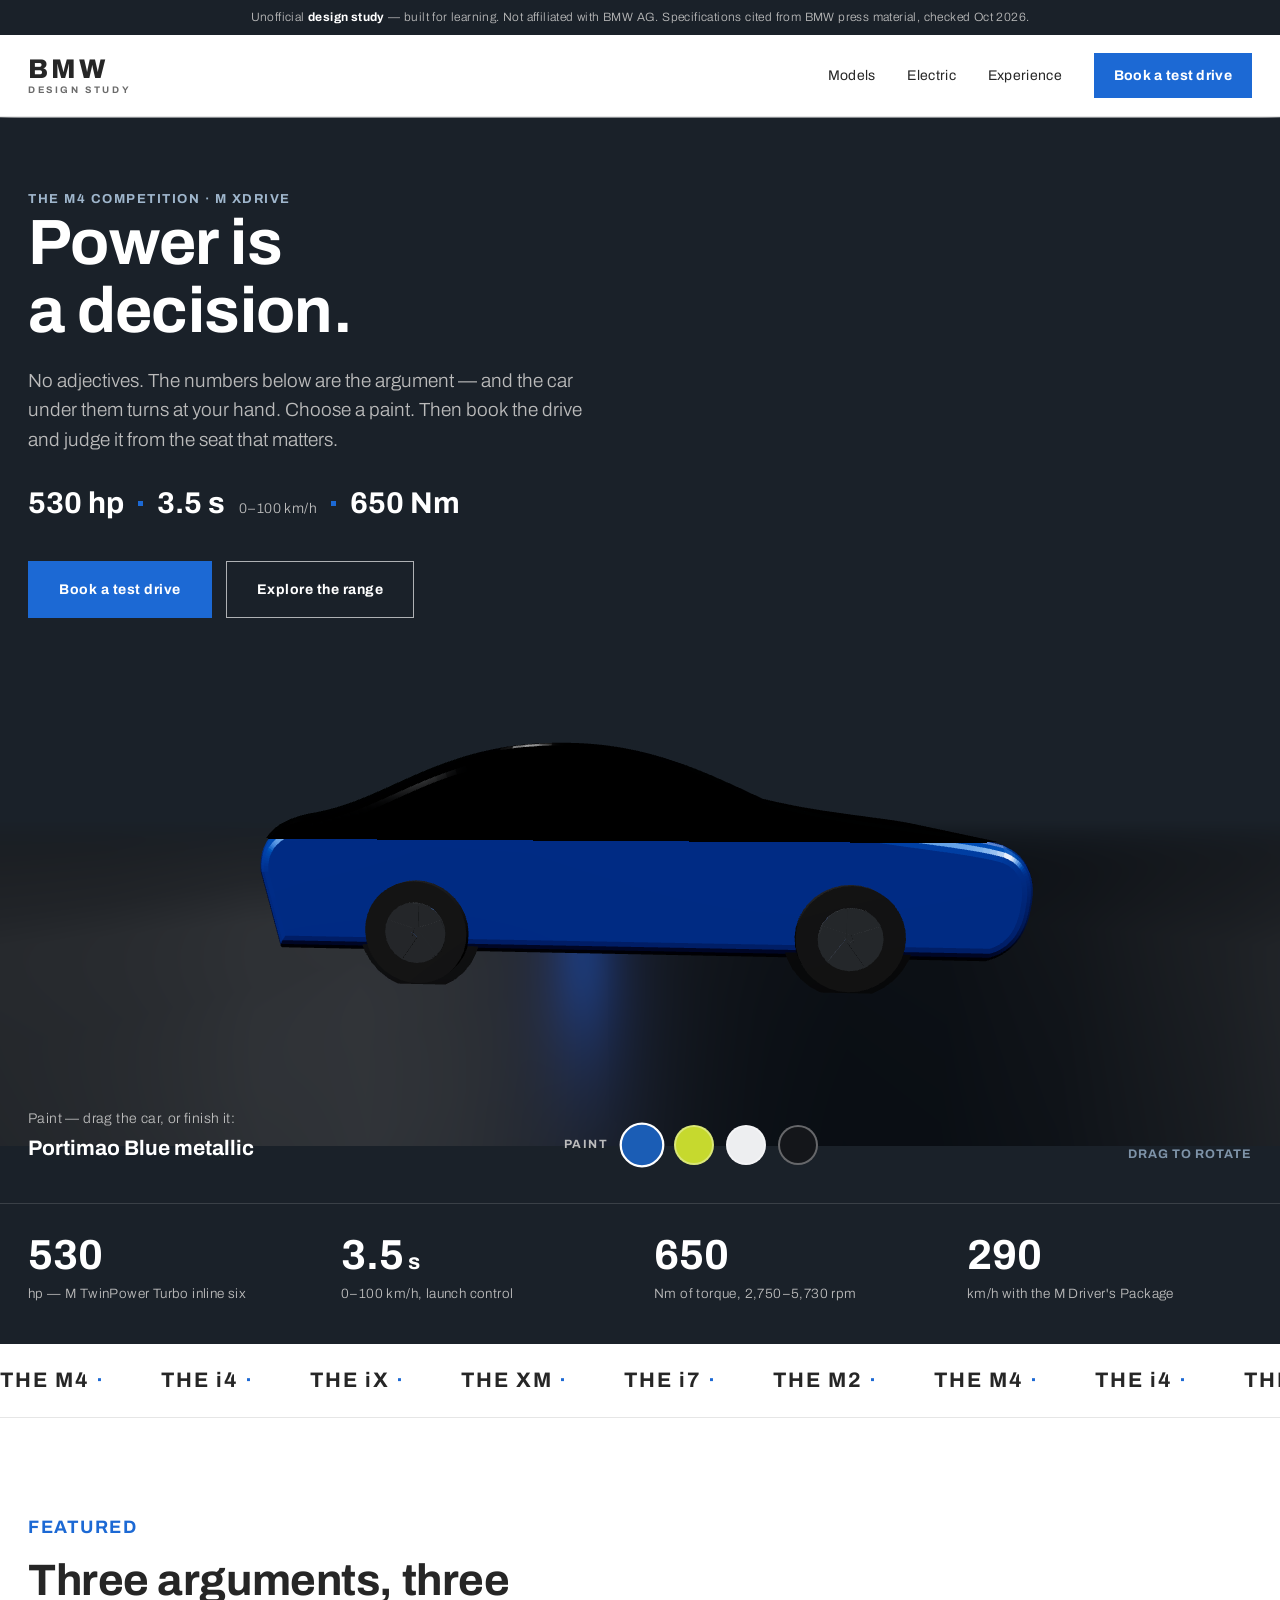
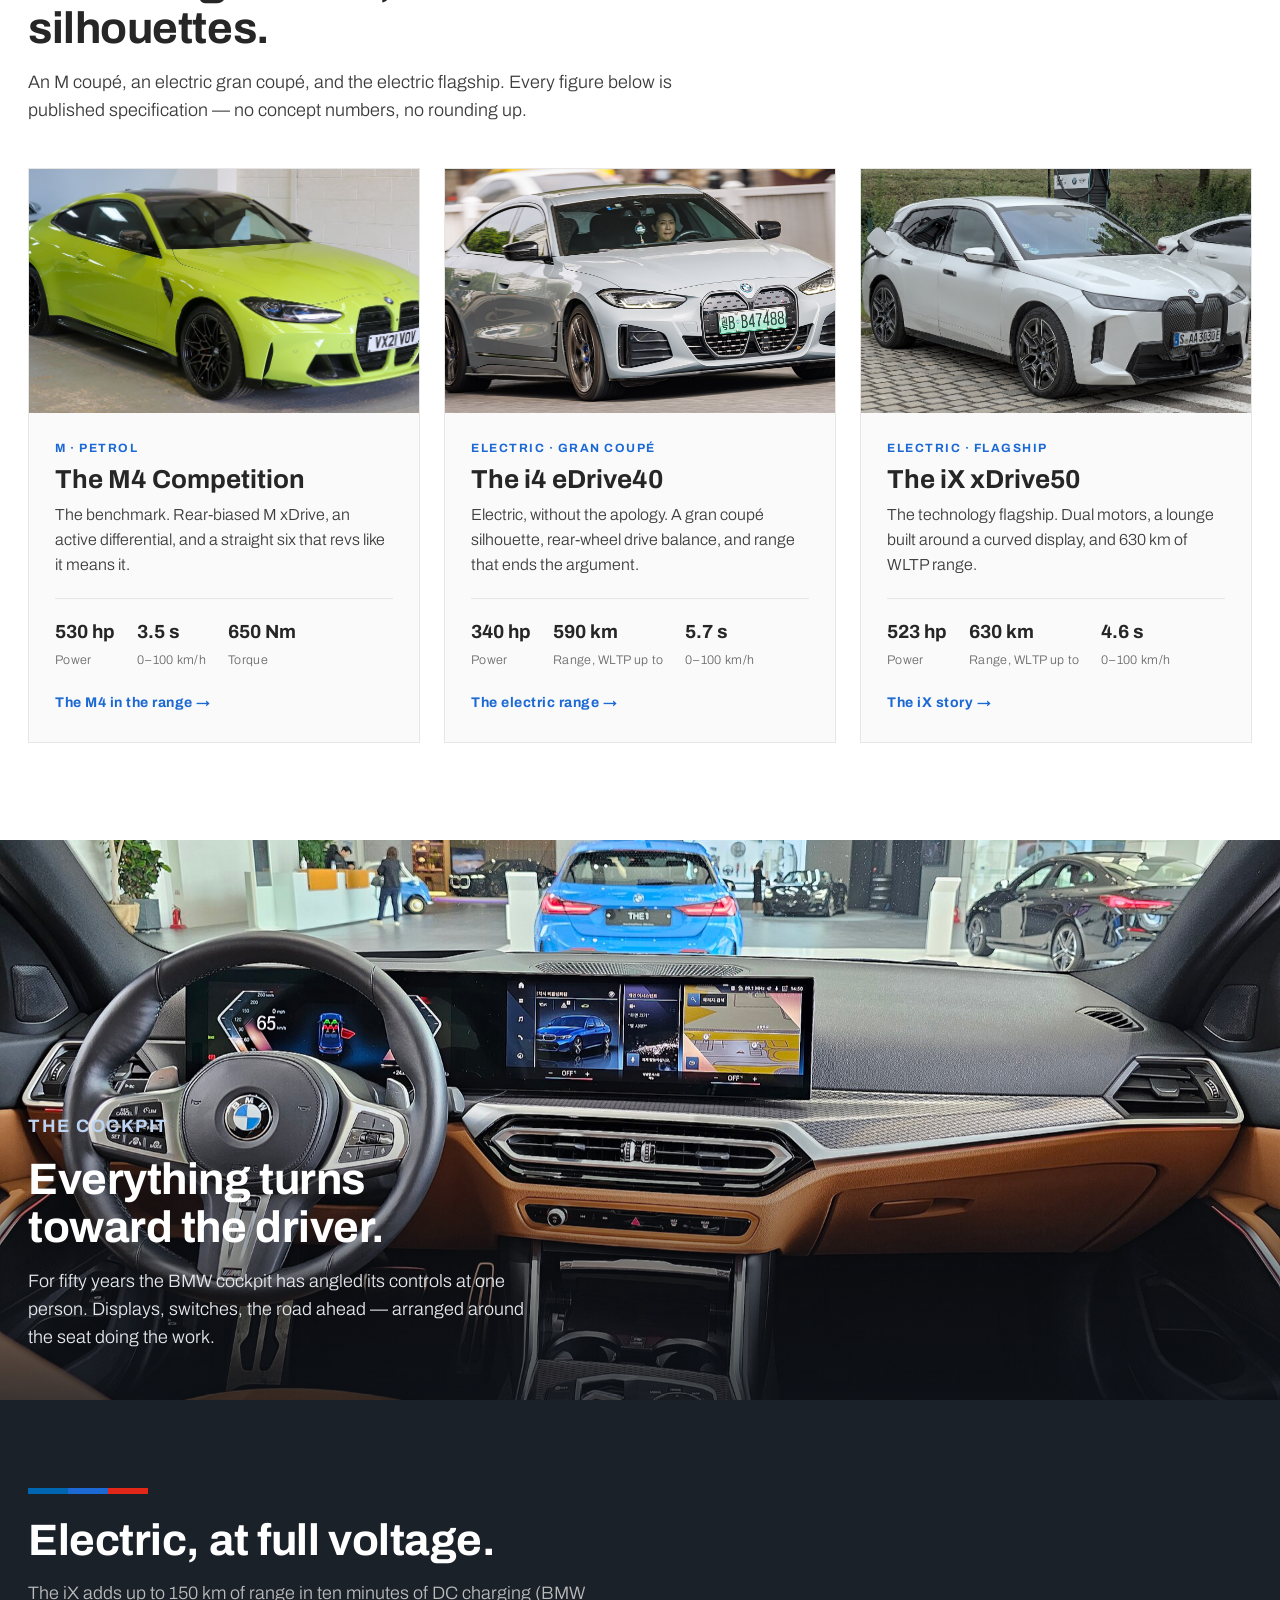
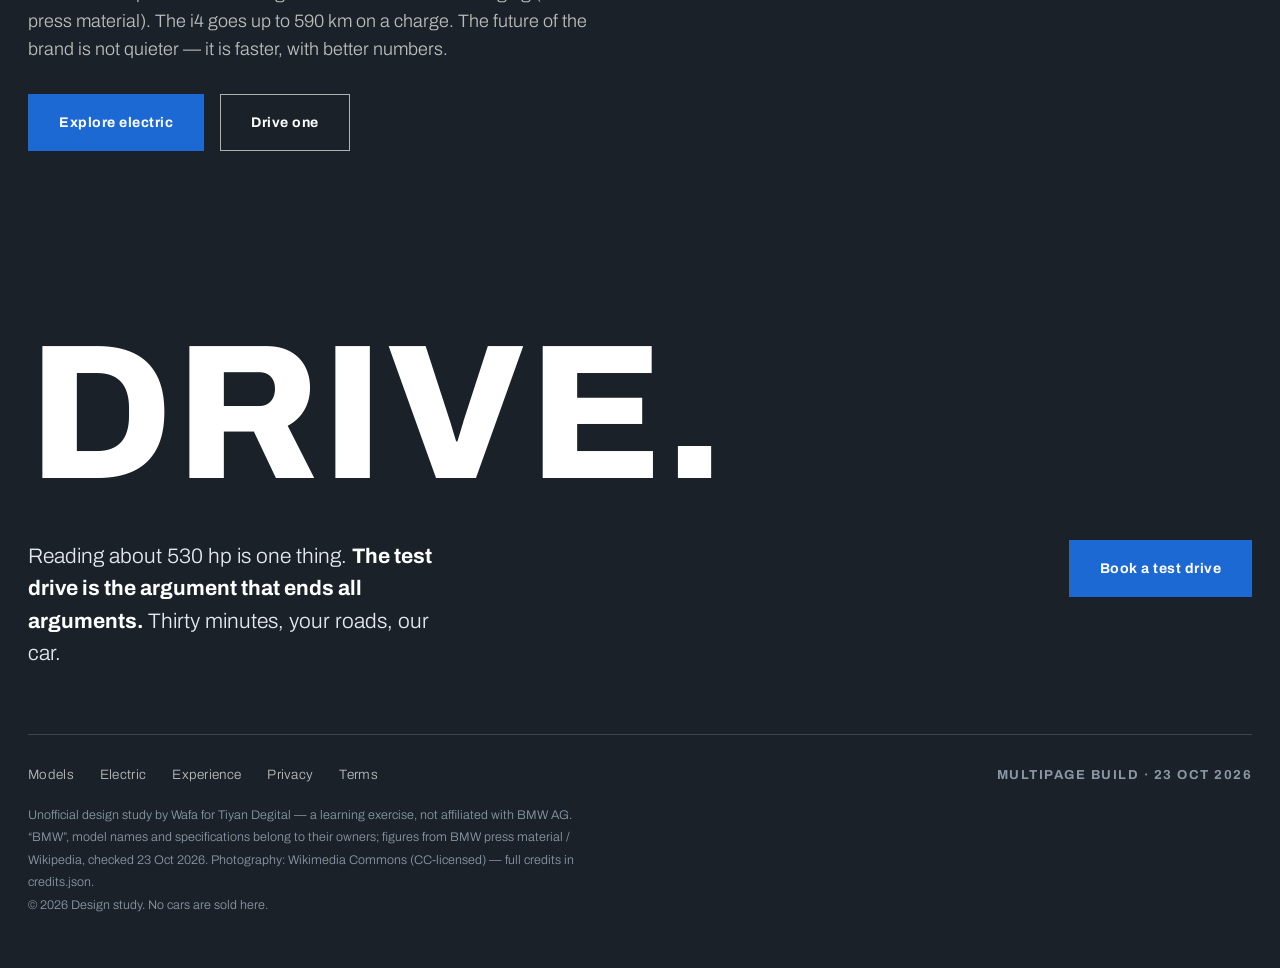
<file: index.html>
<!DOCTYPE html>
<html lang="en">
<head>
<meta charset="UTF-8">
<meta name="viewport" content="width=device-width, initial-scale=1.0">
<title>BMW — Design Study · The M4 Competition</title>
<meta name="description" content="An unofficial design study of a BMW web experience: a live 3D hero, the model range, the electric i models, and a test-drive booking. Built for learning; not affiliated with BMW AG.">
<link rel="stylesheet" href="style.css">
<script type="importmap">
{ "imports": { "three": "./vendor/three.module.js", "three/addons/": "./vendor/addons/" } }
</script>
</head>
<body>

<div id="preloader" aria-hidden="true">
  <div class="pl-word">BMW</div>
  <div class="pl-bar"><i></i><i></i><i></i></div>
  <div class="pl-num">0%</div>
</div>
<script>setTimeout(function(){if(!window.__plDone){var p=document.getElementById('preloader');if(p)p.style.display='none';}},4500);</script>

<div class="study-strip">Unofficial <b>design study</b> — built for learning. Not affiliated with BMW AG. Specifications cited from BMW press material, checked Oct 2026.</div>

<nav class="site-nav">
  <a class="wordmark" href="index.html">BMW<small>DESIGN STUDY</small></a>
  <div class="nav-links">
    <a href="models.html">Models</a>
    <a href="electric.html">Electric</a>
    <a href="experience.html">Experience</a>
    <a class="cta" href="experience.html">Book a test drive</a>
  </div>
</nav>

<header class="hero">
  <div class="hero-inner">
    <p class="label">The M4 Competition · M xDrive</p>
    <h1>
      <span class="line"><span>Power is</span></span>
      <span class="line"><span>a decision.</span></span>
    </h1>
    <p class="hero-sub">No adjectives. The numbers below are the argument — and the car under them turns at your hand. Choose a paint. Then book the drive and judge it from the seat that matters.</p>
    <div class="hero-spec">
      <b>530 hp</b><span class="dot"></span>
      <b>3.5 s</b><span>0–100 km/h</span><span class="dot"></span>
      <b>650 Nm</b>
    </div>
    <div class="hero-cta">
      <a class="btn btn-primary" href="experience.html">Book a test drive</a>
      <a class="btn btn-outline-light" href="models.html">Explore the range</a>
    </div>
  </div>

  <div class="stage">
    <img class="stage-poster" id="stagePoster" src="img/model-m4.jpg" alt="BMW M4 CSL — shown if the 3D stage cannot start">
    <div class="stage-fallback" id="stageFallback">Preparing the 3D stage…</div>
    <canvas id="gl" aria-label="Interactive 3D study sculpture of a coupé — drag to rotate"></canvas>
  </div>
  <script>setTimeout(function(){if(!window.__glReady){var p=document.getElementById('stagePoster');if(p)p.style.opacity='.45';var f=document.getElementById('stageFallback');if(f)f.style.display='none';}},7000);</script>
  <div class="stage-ui">
    <div class="paint-name">Paint — drag the car, or finish it:<b id="paintName">Portimao Blue metallic</b></div>
    <div class="swatches" role="group" aria-label="Choose paint">
      <span class="sw-label">Paint</span>
      <button class="swatch active" data-name="Portimao Blue metallic" style="background:#1B5DB5" onclick="setPaint(0x1B5DB5,'Portimao Blue metallic')" aria-label="Portimao Blue metallic"></button>
      <button class="swatch" data-name="São Paulo Yellow" style="background:#C6D92E" onclick="setPaint(0xC6D92E,'São Paulo Yellow')" aria-label="São Paulo Yellow"></button>
      <button class="swatch" data-name="Alpine White" style="background:#EDEEF0" onclick="setPaint(0xEDEEF0,'Alpine White')" aria-label="Alpine White"></button>
      <button class="swatch" data-name="Black Sapphire metallic" style="background:#14161A" onclick="setPaint(0x14161A,'Black Sapphire metallic')" aria-label="Black Sapphire metallic"></button>
    </div>
    <div class="drag-hint">Drag to rotate</div>
  </div>

  <div class="hero-stats">
    <div class="stat"><b><span data-count="530">530</span></b><span>hp — M TwinPower Turbo inline six</span></div>
    <div class="stat"><b><span data-count="3.5" data-decimals="1">3.5</span><small> s</small></b><span>0–100 km/h, launch control</span></div>
    <div class="stat"><b><span data-count="650">650</span></b><span>Nm of torque, 2,750–5,730 rpm</span></div>
    <div class="stat"><b><span data-count="290">290</span></b><span>km/h with the M Driver's Package</span></div>
  </div>
</header>

<div class="marquee" aria-hidden="true">
  <div class="marquee-track">
    <span>THE M4 <i>·</i></span><span>THE i4 <i>·</i></span><span>THE iX <i>·</i></span><span>THE XM <i>·</i></span><span>THE i7 <i>·</i></span><span>THE M2 <i>·</i></span>
    <span>THE M4 <i>·</i></span><span>THE i4 <i>·</i></span><span>THE iX <i>·</i></span><span>THE XM <i>·</i></span><span>THE i7 <i>·</i></span><span>THE M2 <i>·</i></span>
  </div>
</div>

<div class="wrap">
  <section>
    <div class="sec-head" data-reveal>
      <p class="label blue">Featured</p>
      <h2>Three arguments, three silhouettes.</h2>
      <p>An M coupé, an electric gran coupé, and the electric flagship. Every figure below is published specification — no concept numbers, no rounding up.</p>
    </div>
    <div class="cards">
      <article class="card" data-reveal>
        <div class="card-img"><img src="img/hero-m4.jpg" alt="BMW M4 Competition in São Paulo Yellow, front three-quarter"></div>
        <div class="card-body">
          <span class="card-tag">M · Petrol</span>
          <h3>The M4 Competition</h3>
          <p>The benchmark. Rear-biased M xDrive, an active differential, and a straight six that revs like it means it.</p>
          <div class="spec-row">
            <div><b>530 hp</b><span>Power</span></div>
            <div><b>3.5 s</b><span>0–100 km/h</span></div>
            <div><b>650 Nm</b><span>Torque</span></div>
          </div>
          <a class="more-link" href="models.html">The M4 in the range →</a>
        </div>
      </article>
      <article class="card" data-reveal>
        <div class="card-img"><img src="img/model-i4.jpg" alt="BMW i4 electric gran coupé"></div>
        <div class="card-body">
          <span class="card-tag">Electric · Gran Coupé</span>
          <h3>The i4 eDrive40</h3>
          <p>Electric, without the apology. A gran coupé silhouette, rear-wheel drive balance, and range that ends the argument.</p>
          <div class="spec-row">
            <div><b>340 hp</b><span>Power</span></div>
            <div><b>590 km</b><span>Range, WLTP up to</span></div>
            <div><b>5.7 s</b><span>0–100 km/h</span></div>
          </div>
          <a class="more-link" href="electric.html">The electric range →</a>
        </div>
      </article>
      <article class="card" data-reveal>
        <div class="card-img"><img src="img/model-ix.jpg" alt="BMW iX electric flagship SUV"></div>
        <div class="card-body">
          <span class="card-tag">Electric · Flagship</span>
          <h3>The iX xDrive50</h3>
          <p>The technology flagship. Dual motors, a lounge built around a curved display, and 630 km of WLTP range.</p>
          <div class="spec-row">
            <div><b>523 hp</b><span>Power</span></div>
            <div><b>630 km</b><span>Range, WLTP up to</span></div>
            <div><b>4.6 s</b><span>0–100 km/h</span></div>
          </div>
          <a class="more-link" href="electric.html">The iX story →</a>
        </div>
      </article>
    </div>
  </section>
</div>

<section class="photo-band">
  <img src="img/interior.jpg" alt="BMW cockpit with cognac leather, angled toward the driver" data-parallax>
  <div class="band-copy">
    <p class="label" style="color:#Bcd3F2">The cockpit</p>
    <h2>Everything turns toward the driver.</h2>
    <p>For fifty years the BMW cockpit has angled its controls at one person. Displays, switches, the road ahead — arranged around the seat doing the work.</p>
  </div>
</section>

<div class="dark-band">
  <div class="wrap">
    <div class="m-stripe" data-reveal><i></i><i></i><i></i></div>
    <h2 data-reveal style="margin-top:22px">Electric, at full voltage.</h2>
    <p data-reveal>The iX adds up to 150 km of range in ten minutes of DC charging (BMW press material). The i4 goes up to 590 km on a charge. The future of the brand is not quieter — it is faster, with better numbers.</p>
    <div style="margin-top:30px" data-reveal>
      <a class="btn btn-primary" href="electric.html">Explore electric</a>
      <a class="btn btn-outline-light" href="experience.html" style="margin-left:12px">Drive one</a>
    </div>
  </div>
</div>

<footer class="ending">
  <div class="wrap">
    <div class="giant">DRIVE.</div>
    <div class="ending-row">
      <p class="lead">Reading about 530 hp is one thing. <b>The test drive is the argument that ends all arguments.</b> Thirty minutes, your roads, our car.</p>
      <a class="btn btn-primary" href="experience.html">Book a test drive</a>
    </div>
    <div class="site-foot">
      <div>
        <div class="foot-links">
          <a href="models.html">Models</a>
          <a href="electric.html">Electric</a>
          <a href="experience.html">Experience</a>
          <a href="privacy.html">Privacy</a>
          <a href="terms.html">Terms</a>
        </div>
        <p class="credits" style="margin-top:18px">Unofficial design study by Wafa for Tiyan Degital — a learning exercise, not affiliated with BMW AG. “BMW”, model names and specifications belong to their owners; figures from BMW press material / Wikipedia, checked 23 Oct 2026. Photography: Wikimedia Commons (CC-licensed) — full credits in credits.json.<br>© <span class="yr">2026</span> Design study. No cars are sold here.</p>
      </div>
      <span class="label" style="color:#8A97A5">Multipage build · 23 Oct 2026</span>
    </div>
  </div>
</footer>

<script src="vendor/gsap.min.js"></script>
<script src="vendor/ScrollTrigger.min.js"></script>
<script src="vendor/lenis.min.js"></script>
<script src="app.js"></script>
<script type="module" src="three-scene.js"></script>
</body>
</html>
</file>
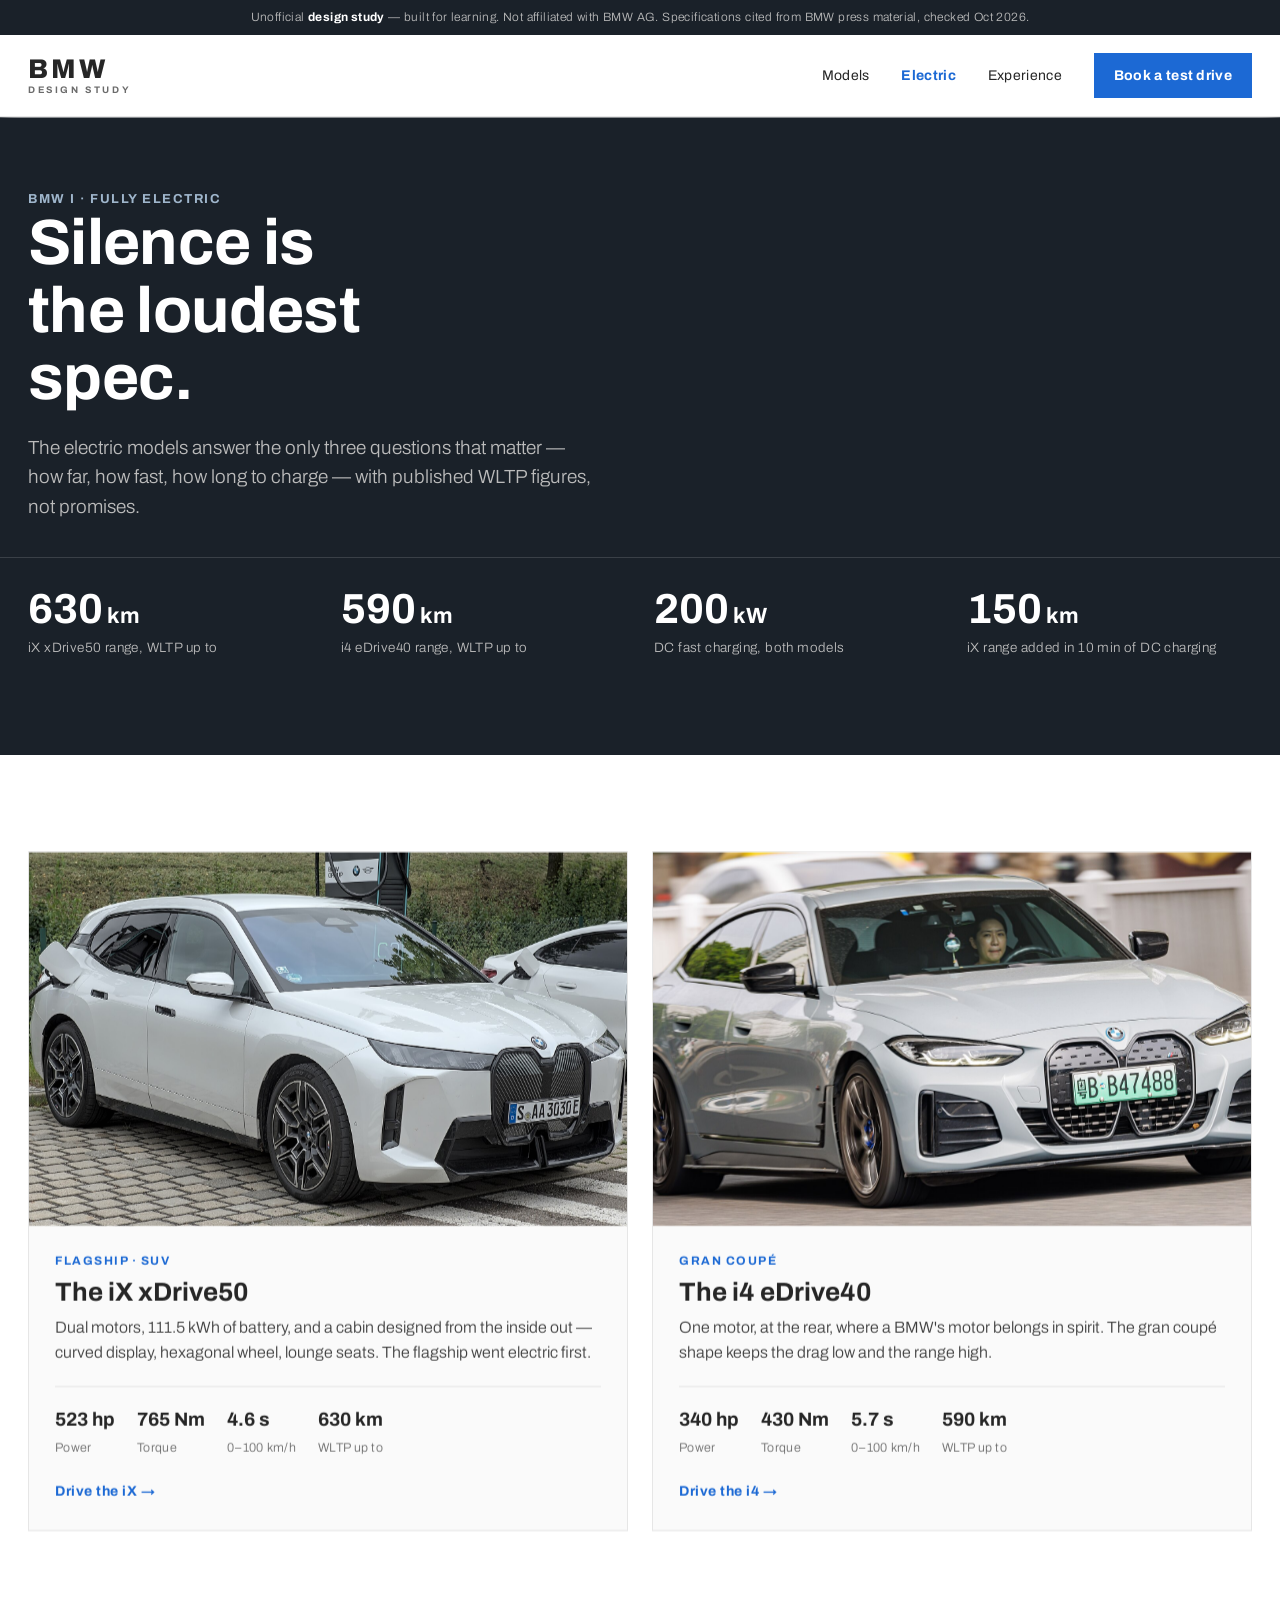
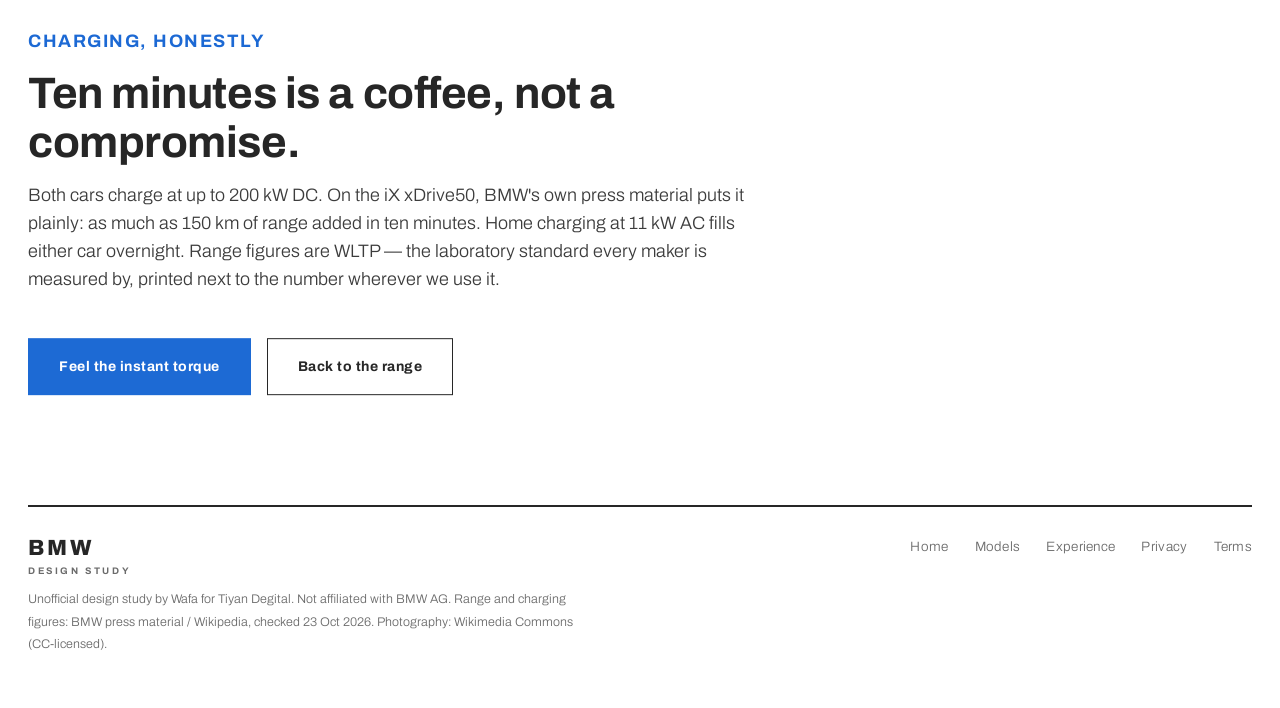
<file: electric.html>
<!DOCTYPE html>
<html lang="en">
<head>
<meta charset="UTF-8">
<meta name="viewport" content="width=device-width, initial-scale=1.0">
<title>Electric — BMW Design Study</title>
<meta name="description" content="The electric i models in this design study: iX and i4 with published WLTP range and charging figures from BMW press material.">
<link rel="stylesheet" href="style.css">
</head>
<body>

<div class="study-strip">Unofficial <b>design study</b> — built for learning. Not affiliated with BMW AG. Specifications cited from BMW press material, checked Oct 2026.</div>

<nav class="site-nav">
  <a class="wordmark" href="index.html">BMW<small>DESIGN STUDY</small></a>
  <div class="nav-links">
    <a href="models.html">Models</a>
    <a href="electric.html" class="active">Electric</a>
    <a href="experience.html">Experience</a>
    <a class="cta" href="experience.html">Book a test drive</a>
  </div>
</nav>

<header class="hero" style="padding-bottom:56px">
  <div class="hero-inner">
    <p class="label">BMW i · Fully electric</p>
    <h1>
      <span class="line"><span>Silence is</span></span>
      <span class="line"><span>the loudest spec.</span></span>
    </h1>
    <p class="hero-sub">The electric models answer the only three questions that matter — how far, how fast, how long to charge — with published WLTP figures, not promises.</p>
  </div>
  <div class="hero-stats" style="margin-top:36px">
    <div class="stat"><b><span data-count="630">630</span><small> km</small></b><span>iX xDrive50 range, WLTP up to</span></div>
    <div class="stat"><b><span data-count="590">590</span><small> km</small></b><span>i4 eDrive40 range, WLTP up to</span></div>
    <div class="stat"><b><span data-count="200">200</span><small> kW</small></b><span>DC fast charging, both models</span></div>
    <div class="stat"><b><span data-count="150">150</span><small> km</small></b><span>iX range added in 10 min of DC charging</span></div>
  </div>
</header>

<div class="wrap">
  <section>
    <div class="cards" style="grid-template-columns:1fr 1fr">
      <article class="card" data-reveal>
        <div class="card-img"><img src="img/model-ix.jpg" alt="BMW iX xDrive50"></div>
        <div class="card-body">
          <span class="card-tag">Flagship · SUV</span>
          <h3>The iX xDrive50</h3>
          <p>Dual motors, 111.5 kWh of battery, and a cabin designed from the inside out — curved display, hexagonal wheel, lounge seats. The flagship went electric first.</p>
          <div class="spec-row">
            <div><b>523 hp</b><span>Power</span></div>
            <div><b>765 Nm</b><span>Torque</span></div>
            <div><b>4.6 s</b><span>0–100 km/h</span></div>
            <div><b>630 km</b><span>WLTP up to</span></div>
          </div>
          <a class="more-link" href="experience.html">Drive the iX →</a>
        </div>
      </article>
      <article class="card" data-reveal>
        <div class="card-img"><img src="img/model-i4.jpg" alt="BMW i4 eDrive40"></div>
        <div class="card-body">
          <span class="card-tag">Gran Coupé</span>
          <h3>The i4 eDrive40</h3>
          <p>One motor, at the rear, where a BMW's motor belongs in spirit. The gran coupé shape keeps the drag low and the range high.</p>
          <div class="spec-row">
            <div><b>340 hp</b><span>Power</span></div>
            <div><b>430 Nm</b><span>Torque</span></div>
            <div><b>5.7 s</b><span>0–100 km/h</span></div>
            <div><b>590 km</b><span>WLTP up to</span></div>
          </div>
          <a class="more-link" href="experience.html">Drive the i4 →</a>
        </div>
      </article>
    </div>
  </section>

  <section>
    <div class="sec-head" data-reveal>
      <p class="label blue">Charging, honestly</p>
      <h2>Ten minutes is a coffee, not a compromise.</h2>
      <p>Both cars charge at up to 200 kW DC. On the iX xDrive50, BMW's own press material puts it plainly: as much as 150 km of range added in ten minutes. Home charging at 11 kW AC fills either car overnight. Range figures are WLTP — the laboratory standard every maker is measured by, printed next to the number wherever we use it.</p>
    </div>
    <div data-reveal>
      <a class="btn btn-primary" href="experience.html">Feel the instant torque</a>
      <a class="btn btn-outline" href="models.html" style="margin-left:12px">Back to the range</a>
    </div>
  </section>

  <footer class="sub-foot">
    <div>
      <a class="wordmark" href="index.html" style="font-size:22px">BMW<small>DESIGN STUDY</small></a>
      <p class="credits" style="margin-top:12px; color:var(--muted)">Unofficial design study by Wafa for Tiyan Degital. Not affiliated with BMW AG. Range and charging figures: BMW press material / Wikipedia, checked 23 Oct 2026. Photography: Wikimedia Commons (CC-licensed).</p>
    </div>
    <div class="foot-links">
      <a href="index.html">Home</a>
      <a href="models.html">Models</a>
      <a href="experience.html">Experience</a>
      <a href="privacy.html">Privacy</a>
      <a href="terms.html">Terms</a>
    </div>
  </footer>
</div>

<script src="vendor/gsap.min.js"></script>
<script src="vendor/ScrollTrigger.min.js"></script>
<script src="vendor/lenis.min.js"></script>
<script src="app.js"></script>
</body>
</html>
</file>
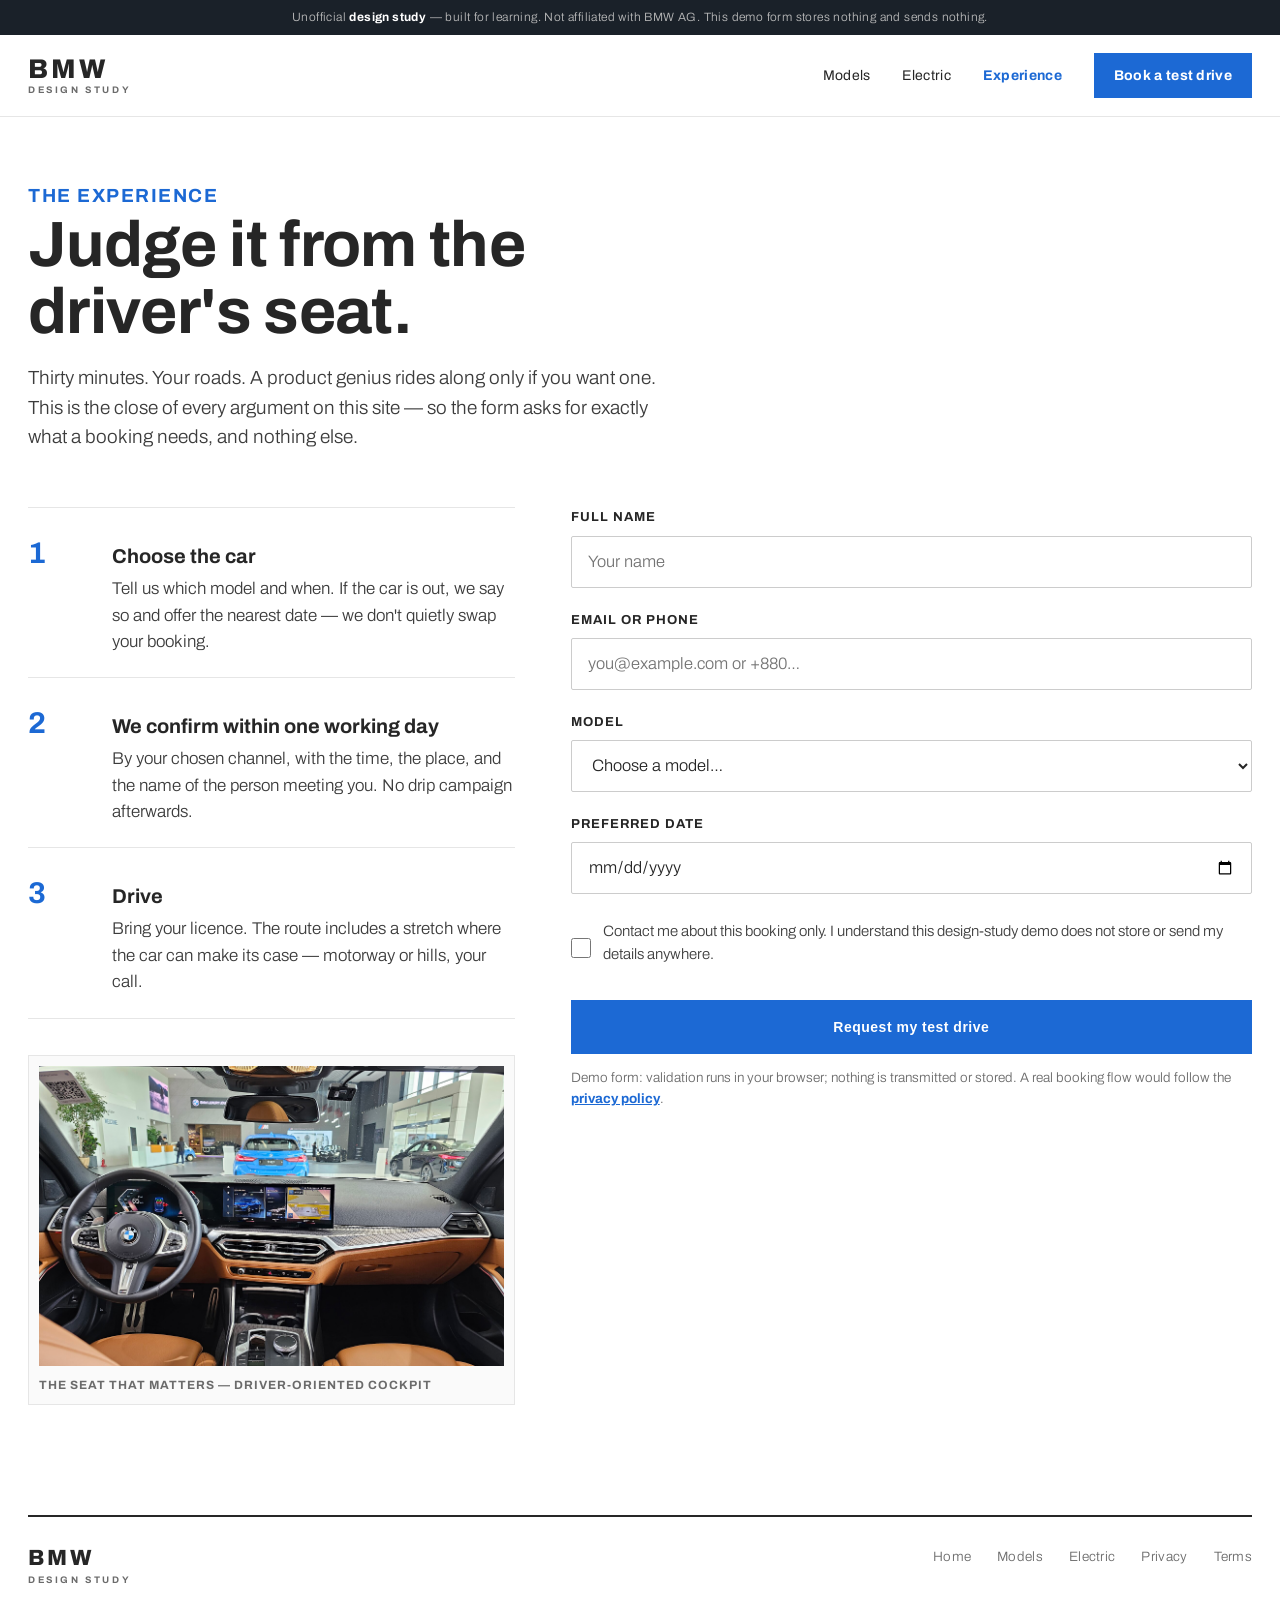
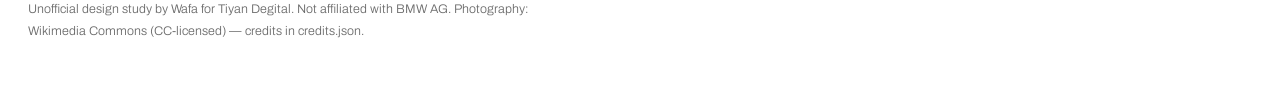
<file: experience.html>
<!DOCTYPE html>
<html lang="en">
<head>
<meta charset="UTF-8">
<meta name="viewport" content="width=device-width, initial-scale=1.0">
<title>Book a Test Drive — BMW Design Study</title>
<meta name="description" content="Book a test drive in this design study: choose a model, a date, and how to reach you. Demo form — submissions are not sent anywhere.">
<link rel="stylesheet" href="style.css">
</head>
<body>

<div class="study-strip">Unofficial <b>design study</b> — built for learning. Not affiliated with BMW AG. This demo form stores nothing and sends nothing.</div>

<nav class="site-nav">
  <a class="wordmark" href="index.html">BMW<small>DESIGN STUDY</small></a>
  <div class="nav-links">
    <a href="models.html">Models</a>
    <a href="electric.html">Electric</a>
    <a href="experience.html" class="active">Experience</a>
    <a class="cta" href="experience.html">Book a test drive</a>
  </div>
</nav>

<div class="wrap">
  <header class="page-head">
    <p class="label blue">The Experience</p>
    <h1>Judge it from the driver's seat.</h1>
    <p>Thirty minutes. Your roads. A product genius rides along only if you want one. This is the close of every argument on this site — so the form asks for exactly what a booking needs, and nothing else.</p>
  </header>

  <section style="margin-top:56px">
    <div class="form-grid">
      <div>
        <div class="step-row"><div class="n">1</div><div><h3>Choose the car</h3><p>Tell us which model and when. If the car is out, we say so and offer the nearest date — we don't quietly swap your booking.</p></div></div>
        <div class="step-row"><div class="n">2</div><div><h3>We confirm within one working day</h3><p>By your chosen channel, with the time, the place, and the name of the person meeting you. No drip campaign afterwards.</p></div></div>
        <div class="step-row"><div class="n">3</div><div><h3>Drive</h3><p>Bring your licence. The route includes a stretch where the car can make its case — motorway or hills, your call.</p></div></div>
        <figure style="margin-top:36px; border:1px solid var(--hairline); padding:10px; background:var(--surface-card)">
          <img src="img/interior.jpg" alt="BMW cockpit in cognac leather" style="width:100%; height:300px; object-fit:cover">
          <figcaption style="font-size:12px; letter-spacing:1px; text-transform:uppercase; color:var(--muted); padding-top:10px; font-weight:700">The seat that matters — driver-oriented cockpit</figcaption>
        </figure>
      </div>

      <div>
        <form id="tdForm" novalidate>
          <div class="field">
            <label for="fName">Full name</label>
            <input type="text" id="fName" name="name" autocomplete="name" placeholder="Your name">
            <p class="err">Please tell us your name.</p>
          </div>
          <div class="field">
            <label for="fContact">Email or phone</label>
            <input type="text" id="fContact" name="contact" autocomplete="email" placeholder="you@example.com or +880…">
            <p class="err">Enter a valid email, or a phone number with at least 7 digits.</p>
          </div>
          <div class="field">
            <label for="fModel">Model</label>
            <select id="fModel" name="model">
              <option value="">Choose a model…</option>
              <option>The M4 Competition</option>
              <option>The M4 CSL</option>
              <option>The i4 eDrive40</option>
              <option>The iX xDrive50</option>
              <option>Not sure yet — advise me</option>
            </select>
            <p class="err">Choose the car you'd like to drive.</p>
          </div>
          <div class="field">
            <label for="fDate">Preferred date</label>
            <input type="date" id="fDate" name="date">
            <p class="err">Pick a date from today onwards.</p>
          </div>
          <div class="field consent">
            <input type="checkbox" id="fConsent">
            <label for="fConsent">Contact me about this booking only. I understand this design-study demo does not store or send my details anywhere.</label>
          </div>
          <p class="err" id="consentErr" style="display:none; color:#B3261E; font-size:14px; margin:-12px 0 16px">Please tick the consent box so we may contact you.</p>
          <button class="btn btn-primary" type="submit" style="width:100%">Request my test drive</button>
          <p style="font-size:13.5px; color:var(--muted); margin-top:14px">Demo form: validation runs in your browser; nothing is transmitted or stored. A real booking flow would follow the <a href="privacy.html" style="color:var(--voltage); font-weight:700">privacy policy</a>.</p>
        </form>
        <div class="form-success" id="formSuccess" role="status">
          <h3>Request received.</h3>
          <p>Your <b id="successModel">car</b> drive is requested. In a live service, confirmation would arrive within one working day with a time, a place, and a name. In this study, your details went nowhere — exactly as the consent said.</p>
          <a class="more-link" href="models.html">Back to the range →</a>
        </div>
      </div>
    </div>
  </section>

  <footer class="sub-foot">
    <div>
      <a class="wordmark" href="index.html" style="font-size:22px">BMW<small>DESIGN STUDY</small></a>
      <p class="credits" style="margin-top:12px; color:var(--muted)">Unofficial design study by Wafa for Tiyan Degital. Not affiliated with BMW AG. Photography: Wikimedia Commons (CC-licensed) — credits in credits.json.</p>
    </div>
    <div class="foot-links">
      <a href="index.html">Home</a>
      <a href="models.html">Models</a>
      <a href="electric.html">Electric</a>
      <a href="privacy.html">Privacy</a>
      <a href="terms.html">Terms</a>
    </div>
  </footer>
</div>

<script src="vendor/gsap.min.js"></script>
<script src="vendor/ScrollTrigger.min.js"></script>
<script src="vendor/lenis.min.js"></script>
<script src="app.js"></script>
</body>
</html>
</file>
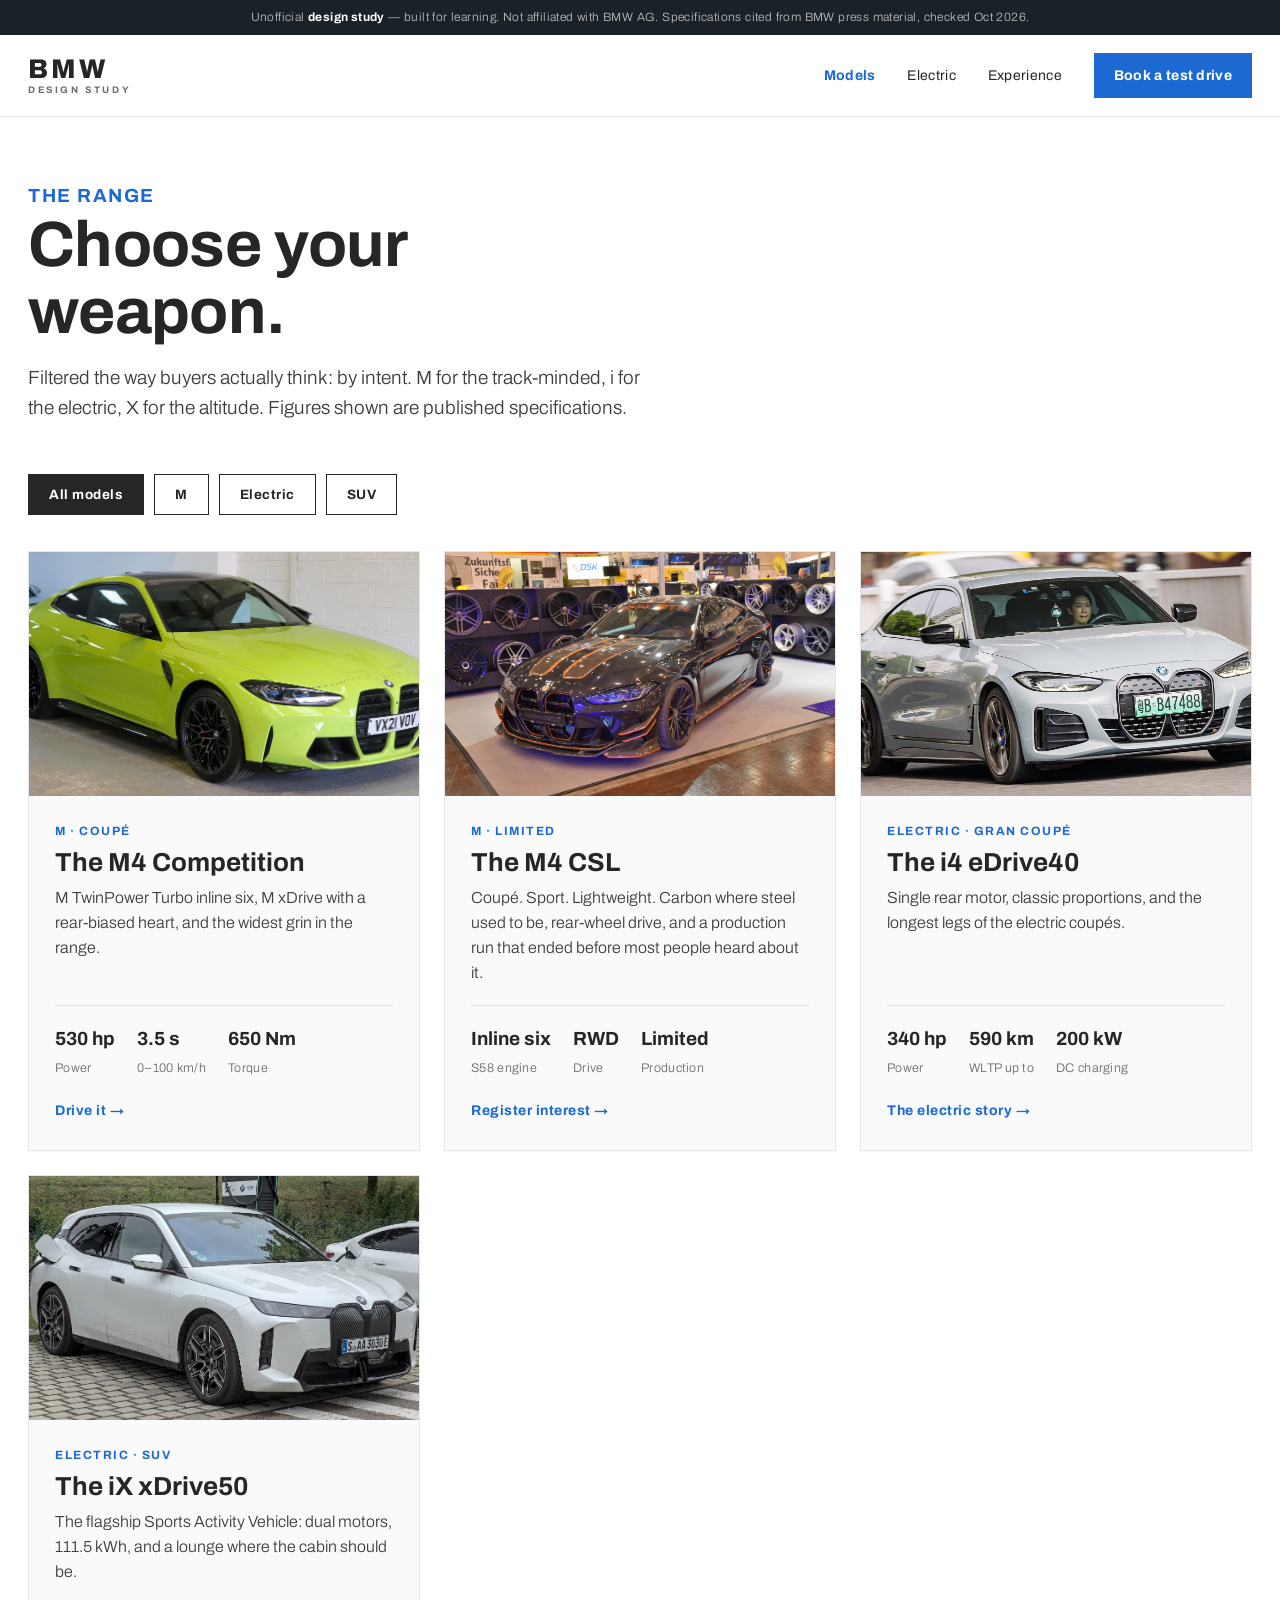
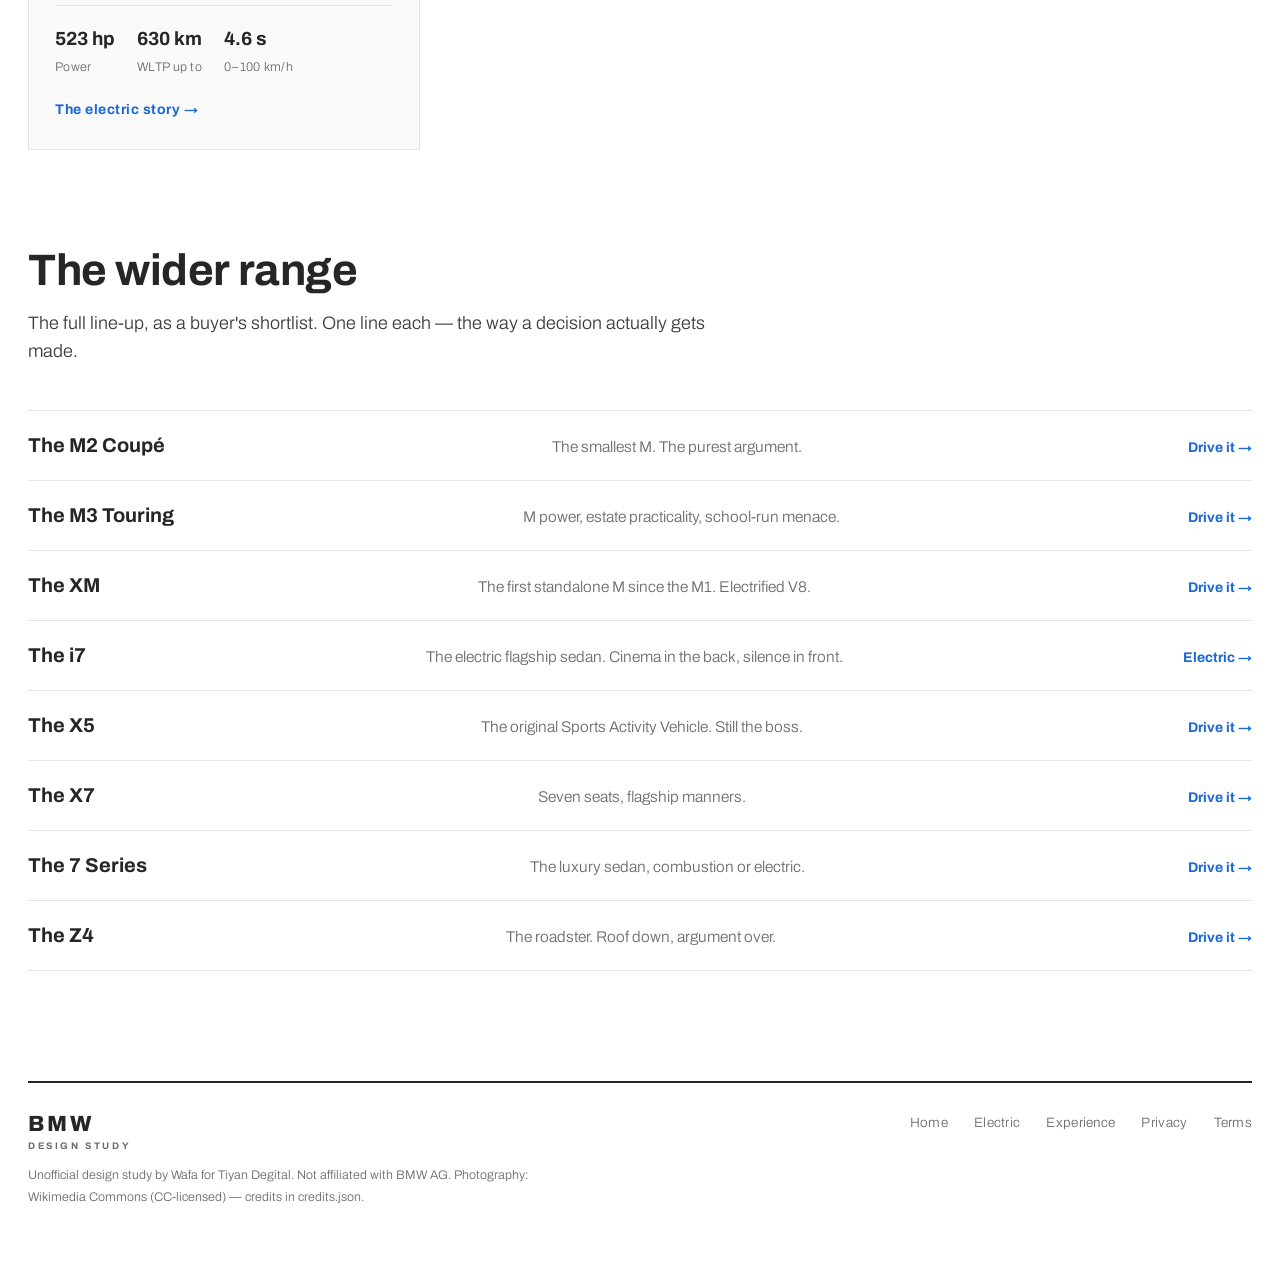
<file: models.html>
<!DOCTYPE html>
<html lang="en">
<head>
<meta charset="UTF-8">
<meta name="viewport" content="width=device-width, initial-scale=1.0">
<title>The Range — BMW Design Study</title>
<meta name="description" content="The model range in this design study: M cars, electric i models and the wider line-up, with published specifications where shown.">
<link rel="stylesheet" href="style.css">
</head>
<body>

<div class="study-strip">Unofficial <b>design study</b> — built for learning. Not affiliated with BMW AG. Specifications cited from BMW press material, checked Oct 2026.</div>

<nav class="site-nav">
  <a class="wordmark" href="index.html">BMW<small>DESIGN STUDY</small></a>
  <div class="nav-links">
    <a href="models.html" class="active">Models</a>
    <a href="electric.html">Electric</a>
    <a href="experience.html">Experience</a>
    <a class="cta" href="experience.html">Book a test drive</a>
  </div>
</nav>

<div class="wrap">
  <header class="page-head">
    <p class="label blue">The range</p>
    <h1>Choose your weapon.</h1>
    <p>Filtered the way buyers actually think: by intent. M for the track-minded, i for the electric, X for the altitude. Figures shown are published specifications.</p>
  </header>

  <section style="margin-top:52px">
    <div class="chips" role="group" aria-label="Filter models">
      <button class="chip active" data-filter="all">All models</button>
      <button class="chip" data-filter="m">M</button>
      <button class="chip" data-filter="electric">Electric</button>
      <button class="chip" data-filter="suv">SUV</button>
    </div>

    <div class="cards">
      <article class="card" data-cat="m" data-reveal>
        <div class="card-img"><img src="img/hero-m4.jpg" alt="BMW M4 Competition in São Paulo Yellow"></div>
        <div class="card-body">
          <span class="card-tag">M · Coupé</span>
          <h3>The M4 Competition</h3>
          <p>M TwinPower Turbo inline six, M xDrive with a rear-biased heart, and the widest grin in the range.</p>
          <div class="spec-row">
            <div><b>530 hp</b><span>Power</span></div>
            <div><b>3.5 s</b><span>0–100 km/h</span></div>
            <div><b>650 Nm</b><span>Torque</span></div>
          </div>
          <a class="more-link" href="experience.html">Drive it →</a>
        </div>
      </article>
      <article class="card" data-cat="m" data-reveal>
        <div class="card-img"><img src="img/model-m4.jpg" alt="BMW M4 CSL coupé"></div>
        <div class="card-body">
          <span class="card-tag">M · Limited</span>
          <h3>The M4 CSL</h3>
          <p>Coupé. Sport. Lightweight. Carbon where steel used to be, rear-wheel drive, and a production run that ended before most people heard about it.</p>
          <div class="spec-row">
            <div><b>Inline six</b><span>S58 engine</span></div>
            <div><b>RWD</b><span>Drive</span></div>
            <div><b>Limited</b><span>Production</span></div>
          </div>
          <a class="more-link" href="experience.html">Register interest →</a>
        </div>
      </article>
      <article class="card" data-cat="electric" data-reveal>
        <div class="card-img"><img src="img/model-i4.jpg" alt="BMW i4 electric gran coupé"></div>
        <div class="card-body">
          <span class="card-tag">Electric · Gran Coupé</span>
          <h3>The i4 eDrive40</h3>
          <p>Single rear motor, classic proportions, and the longest legs of the electric coupés.</p>
          <div class="spec-row">
            <div><b>340 hp</b><span>Power</span></div>
            <div><b>590 km</b><span>WLTP up to</span></div>
            <div><b>200 kW</b><span>DC charging</span></div>
          </div>
          <a class="more-link" href="electric.html">The electric story →</a>
        </div>
      </article>
      <article class="card" data-cat="electric suv" data-reveal>
        <div class="card-img"><img src="img/model-ix.jpg" alt="BMW iX electric flagship"></div>
        <div class="card-body">
          <span class="card-tag">Electric · SUV</span>
          <h3>The iX xDrive50</h3>
          <p>The flagship Sports Activity Vehicle: dual motors, 111.5 kWh, and a lounge where the cabin should be.</p>
          <div class="spec-row">
            <div><b>523 hp</b><span>Power</span></div>
            <div><b>630 km</b><span>WLTP up to</span></div>
            <div><b>4.6 s</b><span>0–100 km/h</span></div>
          </div>
          <a class="more-link" href="electric.html">The electric story →</a>
        </div>
      </article>
    </div>
  </section>

  <section>
    <div class="sec-head" data-reveal>
      <h2>The wider range</h2>
      <p>The full line-up, as a buyer's shortlist. One line each — the way a decision actually gets made.</p>
    </div>
    <div class="range-rows">
      <div class="range-row" data-cat="m"><span class="r-name">The M2 Coupé</span><span class="r-desc">The smallest M. The purest argument.</span><a href="experience.html">Drive it →</a></div>
      <div class="range-row" data-cat="m"><span class="r-name">The M3 Touring</span><span class="r-desc">M power, estate practicality, school-run menace.</span><a href="experience.html">Drive it →</a></div>
      <div class="range-row" data-cat="m suv"><span class="r-name">The XM</span><span class="r-desc">The first standalone M since the M1. Electrified V8.</span><a href="experience.html">Drive it →</a></div>
      <div class="range-row" data-cat="electric"><span class="r-name">The i7</span><span class="r-desc">The electric flagship sedan. Cinema in the back, silence in front.</span><a href="electric.html">Electric →</a></div>
      <div class="range-row" data-cat="suv"><span class="r-name">The X5</span><span class="r-desc">The original Sports Activity Vehicle. Still the boss.</span><a href="experience.html">Drive it →</a></div>
      <div class="range-row" data-cat="suv"><span class="r-name">The X7</span><span class="r-desc">Seven seats, flagship manners.</span><a href="experience.html">Drive it →</a></div>
      <div class="range-row" data-cat="all"><span class="r-name">The 7 Series</span><span class="r-desc">The luxury sedan, combustion or electric.</span><a href="experience.html">Drive it →</a></div>
      <div class="range-row" data-cat="all"><span class="r-name">The Z4</span><span class="r-desc">The roadster. Roof down, argument over.</span><a href="experience.html">Drive it →</a></div>
    </div>
  </section>

  <footer class="sub-foot">
    <div>
      <a class="wordmark" href="index.html" style="font-size:22px">BMW<small>DESIGN STUDY</small></a>
      <p class="credits" style="margin-top:12px; color:var(--muted)">Unofficial design study by Wafa for Tiyan Degital. Not affiliated with BMW AG. Photography: Wikimedia Commons (CC-licensed) — credits in credits.json.</p>
    </div>
    <div class="foot-links">
      <a href="index.html">Home</a>
      <a href="electric.html">Electric</a>
      <a href="experience.html">Experience</a>
      <a href="privacy.html">Privacy</a>
      <a href="terms.html">Terms</a>
    </div>
  </footer>
</div>

<script src="vendor/gsap.min.js"></script>
<script src="vendor/ScrollTrigger.min.js"></script>
<script src="vendor/lenis.min.js"></script>
<script src="app.js"></script>
</body>
</html>
</file>
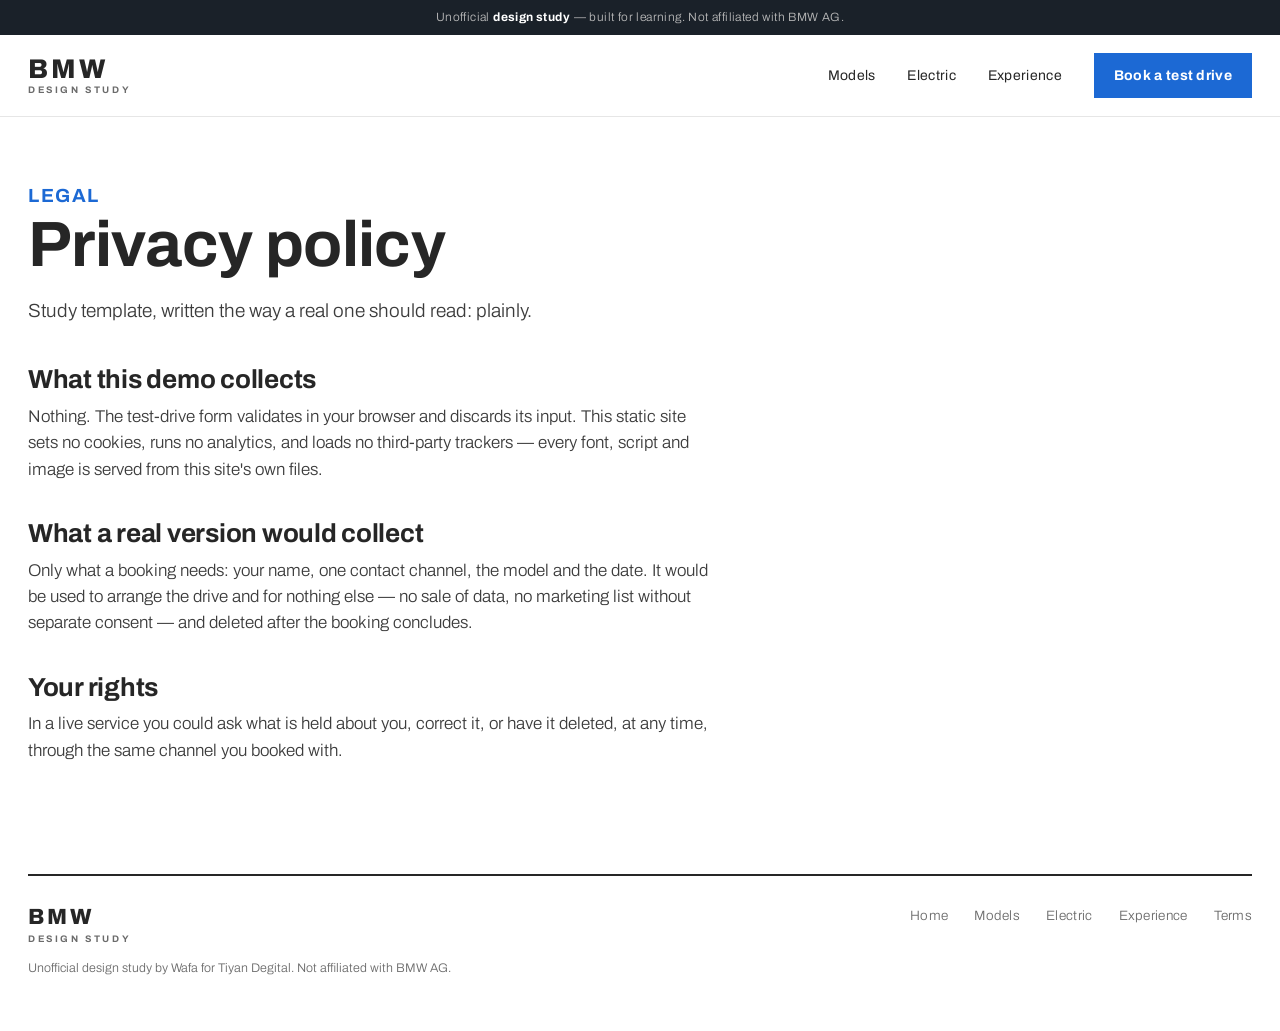
<file: privacy.html>
<!DOCTYPE html>
<html lang="en">
<head>
<meta charset="UTF-8">
<meta name="viewport" content="width=device-width, initial-scale=1.0">
<title>Privacy — BMW Design Study</title>
<link rel="stylesheet" href="style.css">
</head>
<body>
<div class="study-strip">Unofficial <b>design study</b> — built for learning. Not affiliated with BMW AG.</div>
<nav class="site-nav">
  <a class="wordmark" href="index.html">BMW<small>DESIGN STUDY</small></a>
  <div class="nav-links">
    <a href="models.html">Models</a>
    <a href="electric.html">Electric</a>
    <a href="experience.html">Experience</a>
    <a class="cta" href="experience.html">Book a test drive</a>
  </div>
</nav>
<div class="wrap">
  <header class="page-head">
    <p class="label blue">Legal</p>
    <h1>Privacy policy</h1>
    <p>Study template, written the way a real one should read: plainly.</p>
  </header>
  <section class="legal" style="margin-top:40px">
    <h2>What this demo collects</h2>
    <p>Nothing. The test-drive form validates in your browser and discards its input. This static site sets no cookies, runs no analytics, and loads no third-party trackers — every font, script and image is served from this site's own files.</p>
    <h2>What a real version would collect</h2>
    <p>Only what a booking needs: your name, one contact channel, the model and the date. It would be used to arrange the drive and for nothing else — no sale of data, no marketing list without separate consent — and deleted after the booking concludes.</p>
    <h2>Your rights</h2>
    <p>In a live service you could ask what is held about you, correct it, or have it deleted, at any time, through the same channel you booked with.</p>
  </section>
  <footer class="sub-foot">
    <div>
      <a class="wordmark" href="index.html" style="font-size:22px">BMW<small>DESIGN STUDY</small></a>
      <p class="credits" style="margin-top:12px; color:var(--muted)">Unofficial design study by Wafa for Tiyan Degital. Not affiliated with BMW AG.</p>
    </div>
    <div class="foot-links">
      <a href="index.html">Home</a>
      <a href="models.html">Models</a>
      <a href="electric.html">Electric</a>
      <a href="experience.html">Experience</a>
      <a href="terms.html">Terms</a>
    </div>
  </footer>
</div>
<script src="vendor/gsap.min.js"></script>
<script src="vendor/ScrollTrigger.min.js"></script>
<script src="vendor/lenis.min.js"></script>
<script src="app.js"></script>
</body>
</html>
</file>
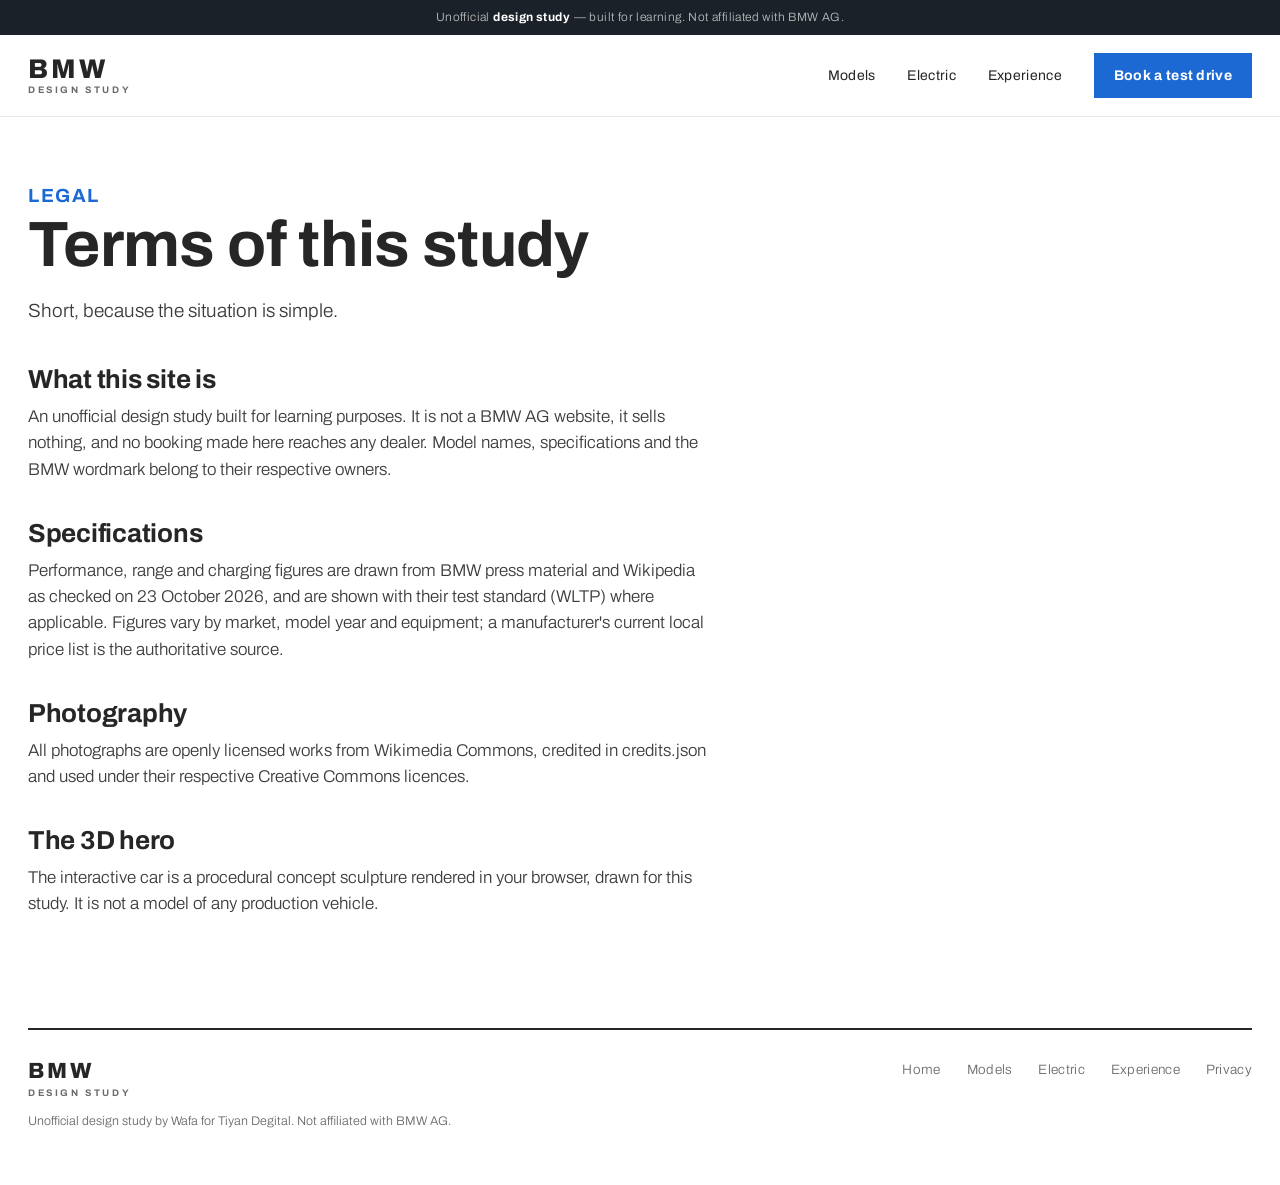
<file: terms.html>
<!DOCTYPE html>
<html lang="en">
<head>
<meta charset="UTF-8">
<meta name="viewport" content="width=device-width, initial-scale=1.0">
<title>Terms — BMW Design Study</title>
<link rel="stylesheet" href="style.css">
</head>
<body>
<div class="study-strip">Unofficial <b>design study</b> — built for learning. Not affiliated with BMW AG.</div>
<nav class="site-nav">
  <a class="wordmark" href="index.html">BMW<small>DESIGN STUDY</small></a>
  <div class="nav-links">
    <a href="models.html">Models</a>
    <a href="electric.html">Electric</a>
    <a href="experience.html">Experience</a>
    <a class="cta" href="experience.html">Book a test drive</a>
  </div>
</nav>
<div class="wrap">
  <header class="page-head">
    <p class="label blue">Legal</p>
    <h1>Terms of this study</h1>
    <p>Short, because the situation is simple.</p>
  </header>
  <section class="legal" style="margin-top:40px">
    <h2>What this site is</h2>
    <p>An unofficial design study built for learning purposes. It is not a BMW AG website, it sells nothing, and no booking made here reaches any dealer. Model names, specifications and the BMW wordmark belong to their respective owners.</p>
    <h2>Specifications</h2>
    <p>Performance, range and charging figures are drawn from BMW press material and Wikipedia as checked on 23 October 2026, and are shown with their test standard (WLTP) where applicable. Figures vary by market, model year and equipment; a manufacturer's current local price list is the authoritative source.</p>
    <h2>Photography</h2>
    <p>All photographs are openly licensed works from Wikimedia Commons, credited in credits.json and used under their respective Creative Commons licences.</p>
    <h2>The 3D hero</h2>
    <p>The interactive car is a procedural concept sculpture rendered in your browser, drawn for this study. It is not a model of any production vehicle.</p>
  </section>
  <footer class="sub-foot">
    <div>
      <a class="wordmark" href="index.html" style="font-size:22px">BMW<small>DESIGN STUDY</small></a>
      <p class="credits" style="margin-top:12px; color:var(--muted)">Unofficial design study by Wafa for Tiyan Degital. Not affiliated with BMW AG.</p>
    </div>
    <div class="foot-links">
      <a href="index.html">Home</a>
      <a href="models.html">Models</a>
      <a href="electric.html">Electric</a>
      <a href="experience.html">Experience</a>
      <a href="privacy.html">Privacy</a>
    </div>
  </footer>
</div>
<script src="vendor/gsap.min.js"></script>
<script src="vendor/ScrollTrigger.min.js"></script>
<script src="vendor/lenis.min.js"></script>
<script src="app.js"></script>
</body>
</html>
</file>
<file: style.css>
@font-face{font-family:'Archivo'; src:url('fonts/archivo.ttf') format('truetype'); font-weight:100 900}

/* ——— TOKENS (DESIGN.md — BMW corpus) ——— */
:root{
  --canvas:#FFFFFF;
  --surface-soft:#F7F7F7;
  --surface-card:#FAFAFA;
  --ink:#262626;
  --body:#3C3C3C;
  --muted:#6B6B6B;
  --hairline:#E6E6E6;
  --dark:#1A2129;
  --dark-2:#262E38;
  --on-dark:#FFFFFF;
  --on-dark-soft:#BBBBBB;
  --voltage:#1C69D4;
  --voltage-active:#0653B6;
  --m-light:#0066B1;
  --m-red:#E22718;
  --radius:0px;
  --margin:28px;
  --font:'Archivo',system-ui,-apple-system,'Segoe UI',sans-serif;
  --ease:cubic-bezier(0.16,1,0.3,1);
}
*{margin:0;padding:0;box-sizing:border-box}
html{scroll-behavior:smooth}
html.lenis, html.lenis body{height:auto}
.lenis.lenis-smooth{scroll-behavior:auto !important}
body{background:var(--canvas); color:var(--body); font-family:var(--font); font-weight:300; font-size:17px; line-height:1.55}
::selection{background:var(--voltage); color:#fff}
img{display:block; max-width:100%}
a{color:inherit}
.wrap{padding-inline:var(--margin); max-width:1760px; margin-inline:auto}
section{margin-top:96px}
.label{font-size:13px; font-weight:700; letter-spacing:1.5px; text-transform:uppercase; color:var(--muted)}
.label.blue{color:var(--voltage)}
h1{font-size:64px; font-weight:700; line-height:1.05; color:var(--ink); letter-spacing:-.01em}
h2{font-size:44px; font-weight:700; line-height:1.1; color:var(--ink); letter-spacing:-.01em; margin:14px 0 16px}
.sec-head{max-width:720px; margin-bottom:44px}
.sec-head p{font-size:18px}
.btn{display:inline-flex; align-items:center; justify-content:center; gap:10px; font-size:14px; font-weight:700; letter-spacing:.5px;
  text-decoration:none; padding:17px 30px; border-radius:var(--radius); min-height:54px; border:1px solid transparent; cursor:pointer; transition:background .25s var(--ease), color .25s var(--ease), border-color .25s var(--ease)}
.btn-primary{background:var(--voltage); color:#fff}
.btn-primary:hover{background:var(--voltage-active)}
.btn-outline{border-color:var(--ink); color:var(--ink); background:transparent}
.btn-outline:hover{background:var(--ink); color:#fff}
.btn-outline-light{border-color:rgba(255,255,255,.65); color:#fff; background:transparent}
.btn-outline-light:hover{background:#fff; color:var(--ink)}
.more-link{display:inline-block; margin-top:24px; font-size:14px; font-weight:700; letter-spacing:.5px; color:var(--voltage); text-decoration:none}
.more-link:hover{text-decoration:underline; text-underline-offset:5px}

/* ——— study strip + nav ——— */
.study-strip{background:var(--dark); color:var(--on-dark-soft); font-size:12px; letter-spacing:.4px; padding:8px var(--margin); text-align:center}
.study-strip b{color:#fff; font-weight:700}
nav.site-nav{display:flex; align-items:center; justify-content:space-between; padding:18px var(--margin); border-bottom:1px solid var(--hairline);
  position:sticky; top:0; background:rgba(255,255,255,.92); backdrop-filter:blur(10px); z-index:60; max-width:1760px; margin-inline:auto}
.wordmark{font-weight:800; font-size:27px; letter-spacing:3px; color:var(--ink); text-decoration:none; line-height:1}
.wordmark small{display:block; font-size:9.5px; font-weight:700; letter-spacing:2.6px; color:var(--muted); margin-top:3px}
.nav-links{display:flex; gap:32px; align-items:center}
.nav-links a{font-size:14px; font-weight:400; letter-spacing:.3px; color:var(--ink); text-decoration:none}
.nav-links a:hover{color:var(--voltage)}
.nav-links a.active{font-weight:700; color:var(--voltage)}
.nav-links a.cta{background:var(--voltage); color:#fff; font-weight:700; padding:12px 20px}
.nav-links a.cta:hover{background:var(--voltage-active)}

/* ——— preloader ——— */
#preloader{position:fixed; inset:0; background:var(--dark); z-index:200; display:flex; flex-direction:column; align-items:center; justify-content:center; gap:22px; color:#fff}
#preloader .pl-word{font-weight:800; font-size:34px; letter-spacing:6px}
#preloader .pl-num{font-size:15px; font-weight:300; color:var(--on-dark-soft); letter-spacing:2px}
#preloader .pl-bar{width:min(320px,70vw); height:3px; background:rgba(255,255,255,.15); display:flex}
#preloader .pl-bar i{display:block; height:100%; width:0%}
#preloader .pl-bar i:nth-child(1){background:var(--m-light)}
#preloader .pl-bar i:nth-child(2){background:var(--voltage)}
#preloader .pl-bar i:nth-child(3){background:var(--m-red)}

/* ——— hero (dark band, 3D stage) ——— */
.hero{background:var(--dark); color:var(--on-dark); position:relative; overflow:hidden}
.hero-inner{max-width:1760px; margin-inline:auto; padding:72px var(--margin) 0; position:relative; z-index:3}
.hero .label{color:#9FB6CC}
.hero h1{color:#fff; max-width:12ch}
.hero h1 .line{display:block; overflow:hidden; padding-bottom:.09em; margin-bottom:-.09em}
.hero h1 .line > span{display:inline-block; will-change:transform}
.hero-sub{margin-top:22px; font-size:19px; color:var(--on-dark-soft); max-width:52ch}
.hero-spec{display:flex; gap:14px; align-items:baseline; margin-top:26px; flex-wrap:wrap}
.hero-spec b{font-size:30px; font-weight:700; color:#fff}
.hero-spec span{font-size:14px; color:var(--on-dark-soft); letter-spacing:.4px}
.hero-spec .dot{width:5px; height:5px; background:var(--voltage); align-self:center}
.hero-cta{display:flex; gap:14px; margin-top:34px; flex-wrap:wrap}
.stage{position:relative; height:520px; margin-top:8px}
.stage-poster{position:absolute; inset:0; width:100%; height:100%; object-fit:cover; opacity:0; transition:opacity 1s var(--ease); filter:brightness(.75)}
#gl{position:absolute; inset:0; width:100%; height:100%; display:block; cursor:grab; touch-action:pan-y}
#gl:active{cursor:grabbing}
.stage-fallback{position:absolute; inset:0; display:flex; align-items:center; justify-content:center; color:#46586C; font-size:15px; letter-spacing:1px}
.stage-ui{max-width:1760px; margin-inline:auto; padding:0 var(--margin); position:relative; z-index:3;
  display:flex; justify-content:space-between; align-items:flex-end; gap:24px; flex-wrap:wrap; transform:translateY(-38px)}
.paint-name{font-size:14px; color:var(--on-dark-soft); letter-spacing:.4px}
.paint-name b{display:block; font-size:21px; font-weight:700; color:#fff; letter-spacing:0; margin-top:2px}
.swatches{display:flex; gap:12px; align-items:center}
.swatches .sw-label{font-size:12px; font-weight:700; letter-spacing:1.5px; text-transform:uppercase; color:var(--on-dark-soft); margin-right:2px}
.swatch{width:40px; height:40px; border-radius:50%; border:2px solid rgba(255,255,255,.35); cursor:pointer; padding:0; transition:transform .2s var(--ease), border-color .2s}
.swatch:hover{transform:scale(1.12)}
.swatch.active{border-color:#fff; transform:scale(1.12)}
.drag-hint{font-size:12.5px; color:#7E93A8; letter-spacing:1px; text-transform:uppercase; font-weight:700}
.hero-stats{border-top:1px solid rgba(255,255,255,.14); max-width:1760px; margin-inline:auto; padding:30px var(--margin) 40px;
  display:grid; grid-template-columns:repeat(4,1fr); gap:28px; position:relative; z-index:3}
.hero-stats .stat b{display:block; font-size:42px; font-weight:700; color:#fff; line-height:1; white-space:nowrap}
.hero-stats .stat b small{font-size:22px; font-weight:700}
.hero-stats .stat > span{display:block; margin-top:8px; font-size:13.5px; color:var(--on-dark-soft); letter-spacing:.4px}

/* ——— marquee ——— */
.marquee{border-bottom:1px solid var(--hairline); overflow:hidden; padding:20px 0; background:var(--canvas)}
.marquee-track{display:flex; gap:0; width:max-content; animation:marquee 30s linear infinite}
.marquee span{font-size:21px; font-weight:700; letter-spacing:2px; color:var(--ink); padding-right:56px; white-space:nowrap}
.marquee span i{font-style:normal; color:var(--voltage)}
@keyframes marquee{to{transform:translateX(-50%)}}

/* ——— model cards ——— */
.cards{display:grid; grid-template-columns:repeat(3,1fr); gap:24px}
.card{background:var(--surface-card); border:1px solid var(--hairline); display:flex; flex-direction:column; transition:transform .35s var(--ease), box-shadow .35s var(--ease); transform-style:preserve-3d; will-change:transform}
.card:hover{box-shadow:0 24px 48px -24px rgba(26,33,41,.28)}
.card .card-img{overflow:hidden; aspect-ratio:16/10}
.card .card-img img{width:100%; height:100%; object-fit:cover; transition:transform .8s var(--ease)}
.card:hover .card-img img{transform:scale(1.05)}
.card-body{padding:26px 26px 28px; display:flex; flex-direction:column; gap:0; flex:1}
.card .card-tag{font-size:12px; font-weight:700; letter-spacing:1.5px; text-transform:uppercase; color:var(--voltage)}
.card h3{font-size:26px; font-weight:700; color:var(--ink); margin:8px 0 8px; line-height:1.15}
.card p{font-size:16px; flex:1}
.spec-row{display:flex; gap:22px; margin-top:20px; padding-top:18px; border-top:1px solid var(--hairline); flex-wrap:wrap}
.spec-row div b{display:block; font-size:19px; font-weight:700; color:var(--ink)}
.spec-row div span{font-size:12.5px; color:var(--muted); letter-spacing:.3px}
.card .more-link{margin-top:20px}

/* ——— M stripe moment ——— */
.m-stripe{display:flex; height:6px; width:120px}
.m-stripe i{flex:1}
.m-stripe i:nth-child(1){background:var(--m-light)}
.m-stripe i:nth-child(2){background:var(--voltage)}
.m-stripe i:nth-child(3){background:var(--m-red)}

/* ——— full-bleed photo band ——— */
.photo-band{position:relative; height:560px; overflow:hidden}
.photo-band img{position:absolute; inset:-12% 0; width:100%; height:124%; object-fit:cover; will-change:transform}
.photo-band .band-copy{position:absolute; inset:0; display:flex; flex-direction:column; justify-content:flex-end;
  padding:48px var(--margin); background:linear-gradient(to top, rgba(15,19,25,.78), rgba(15,19,25,0) 55%); color:#fff}
.photo-band h2{color:#fff; max-width:16ch}
.photo-band p{max-width:52ch; color:#E4E7EB; font-size:18px}

/* ——— dark CTA band ——— */
.dark-band{background:var(--dark); color:var(--on-dark); padding:88px 0}
.dark-band h2{color:#fff}
.dark-band p{color:var(--on-dark-soft); max-width:56ch; font-size:18px}

/* ——— filter chips (models page) ——— */
.chips{display:flex; gap:10px; flex-wrap:wrap; margin-bottom:36px}
.chip{font-family:var(--font); font-size:13.5px; font-weight:700; letter-spacing:.5px; padding:12px 20px; border:1px solid var(--ink); background:transparent; color:var(--ink); cursor:pointer; transition:all .2s var(--ease)}
.chip:hover{background:var(--surface-soft)}
.chip.active{background:var(--ink); color:#fff}
.range-rows{border-top:1px solid var(--hairline)}
.range-row{display:flex; justify-content:space-between; align-items:baseline; gap:20px; padding:19px 0; border-bottom:1px solid var(--hairline)}
.range-row .r-name{font-size:20px; font-weight:700; color:var(--ink)}
.range-row .r-desc{color:var(--muted); font-size:15.5px}
.range-row a{font-size:14px; font-weight:700; color:var(--voltage); text-decoration:none; white-space:nowrap}
.range-row a:hover{text-decoration:underline; text-underline-offset:4px}

/* ——— page head (subpages) ——— */
.page-head{margin-top:64px}
.page-head h1{max-width:15ch}
.page-head p{margin-top:18px; max-width:58ch; font-size:19px}

/* ——— form (experience) ——— */
.form-grid{display:grid; grid-template-columns:5fr 7fr; gap:56px; align-items:start}
.field{margin-bottom:22px}
.field label{display:block; font-size:13px; font-weight:700; letter-spacing:1px; text-transform:uppercase; color:var(--ink); margin-bottom:8px}
.field input, .field select{width:100%; font-family:var(--font); font-weight:300; font-size:16.5px; padding:14px 16px;
  border:1px solid var(--hairline-strong,#CCC); border-radius:2px; background:#fff; color:var(--ink); min-height:52px}
.field input:focus, .field select:focus{outline:2px solid var(--voltage); outline-offset:1px; border-color:var(--voltage)}
.field .err{display:none; margin-top:7px; font-size:14px; color:#B3261E; font-weight:400}
.field.invalid input, .field.invalid select{border-color:#B3261E}
.field.invalid .err{display:block}
.consent{display:flex; gap:12px; align-items:flex-start; margin:26px 0}
.consent input{width:20px; height:20px; margin-top:2px; accent-color:var(--voltage); flex:none}
.consent label{font-size:15px; font-weight:300; color:var(--body); text-transform:none; letter-spacing:0}
.form-success{display:none; border:1px solid var(--voltage); background:#F2F7FD; padding:30px}
.form-success h3{font-size:24px; font-weight:700; color:var(--ink); margin-bottom:8px}
.steps{counter-reset:step}
.step-row{display:grid; grid-template-columns:64px 1fr; gap:20px; padding:22px 0; border-bottom:1px solid var(--hairline); align-items:baseline}
.step-row:first-of-type{border-top:1px solid var(--hairline)}
.step-row .n{font-size:30px; font-weight:700; color:var(--voltage)}
.step-row h3{font-size:20px; font-weight:700; color:var(--ink); margin-bottom:4px}
.step-row p{max-width:60ch}

/* ——— ending + footer ——— */
.ending{background:var(--dark); color:#fff; margin-top:0; padding:84px 0 0; overflow:hidden}
.ending .giant{font-size:clamp(84px,15vw,250px); font-weight:800; letter-spacing:2px; line-height:.95; color:#fff}
.ending-row{display:flex; justify-content:space-between; gap:32px; flex-wrap:wrap; margin-top:34px; align-items:flex-start}
.ending-row .lead{font-size:21px; max-width:36ch; font-weight:300; color:#E4E7EB}
.ending-row .lead b{color:#fff; font-weight:700}
.site-foot{border-top:1px solid rgba(255,255,255,.16); margin-top:64px; padding:30px 0 52px; display:flex; justify-content:space-between; gap:28px; flex-wrap:wrap}
.foot-links{display:flex; gap:26px; flex-wrap:wrap}
.foot-links a{font-size:13.5px; color:var(--on-dark-soft); text-decoration:none; letter-spacing:.3px}
.foot-links a:hover{color:#fff}
.credits{font-size:12.5px; color:#8A97A5; line-height:1.8; max-width:560px}
.sub-foot{margin-top:110px; border-top:2px solid var(--ink); padding:30px 0 52px; display:flex; justify-content:space-between; gap:28px; flex-wrap:wrap}
.sub-foot .foot-links a{color:var(--muted)}
.sub-foot .foot-links a:hover{color:var(--ink)}
.legal p{max-width:68ch; margin-bottom:16px; font-size:17px}
.legal h2{font-size:26px; margin:36px 0 10px}

/* ——— reveal defaults (JS enhances; no-JS stays visible) ——— */
[data-reveal]{opacity:1}

/* ——— phone: a second composition ——— */
@media (max-width:900px){
  :root{--margin:18px}
  body{font-size:16.5px}
  section{margin-top:64px}
  h1{font-size:40px}
  h2{font-size:31px}
  .nav-links a:not(.cta){display:none}
  .stage{height:380px}
  .hero-stats{grid-template-columns:1fr 1fr; gap:22px}
  .hero-stats .stat b{font-size:32px}
  .cards{grid-template-columns:1fr}
  .photo-band{height:440px}
  .photo-band .band-copy{background:linear-gradient(to top, rgba(15,19,25,.90), rgba(15,19,25,.30) 72%)}
  .form-grid{grid-template-columns:1fr; gap:36px}
  .stage-ui{transform:none; padding-bottom:22px}
  .dark-band{padding:60px 0}
  .range-row{flex-direction:column; gap:4px}
}
@media (prefers-reduced-motion: reduce){
  *,*::before,*::after{animation-duration:.001s !important; transition-duration:.001s !important}
  html{scroll-behavior:auto}
  .marquee-track{animation:none}
}
</file>
